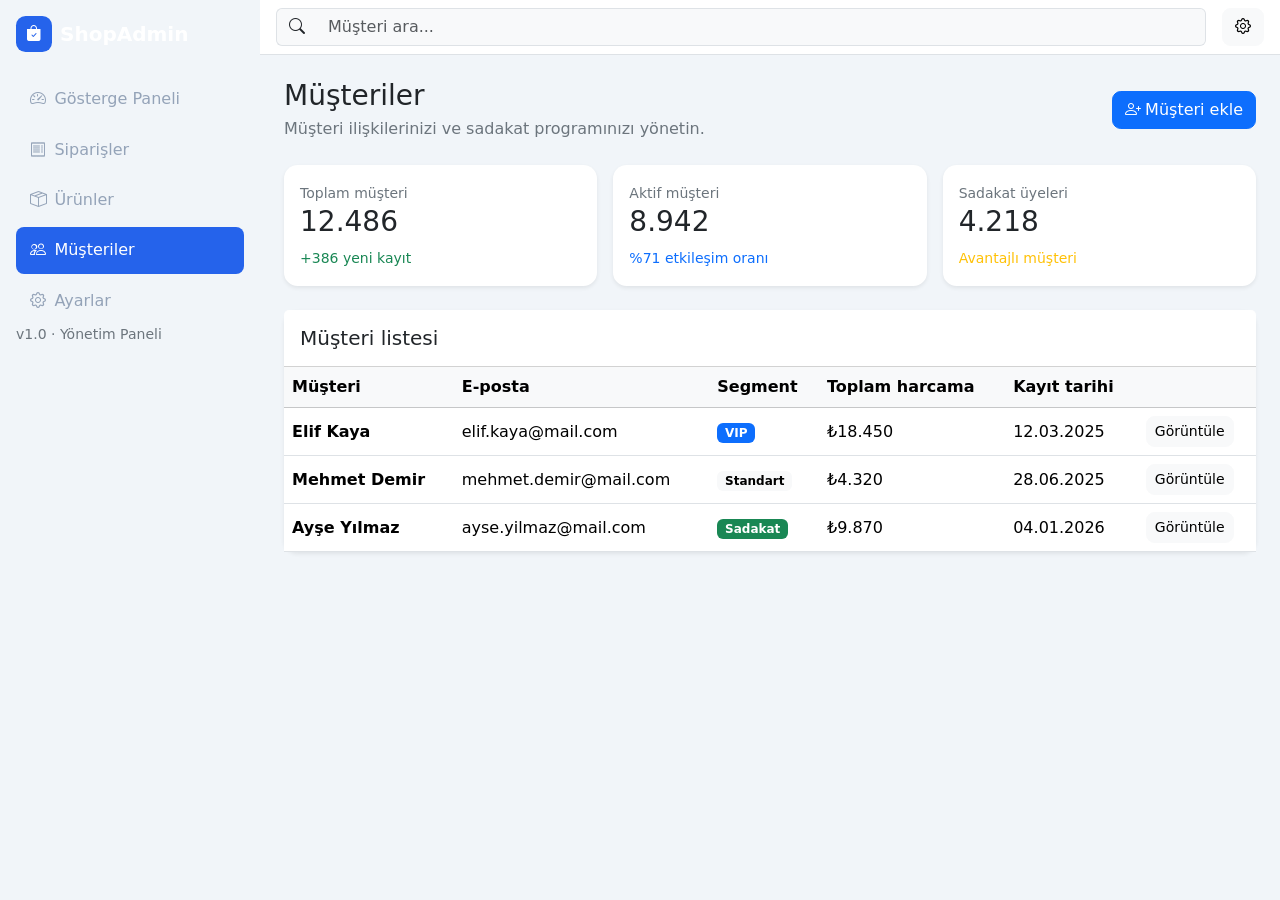
<file: customers.html>
<!DOCTYPE html>
<html lang="tr"><head><meta charset="UTF-8"><meta name="viewport" content="width=device-width, initial-scale=1"><title>Müşteriler | ShopAdmin</title><link href="https://cdn.jsdelivr.net/npm/bootstrap@5.3.3/dist/css/bootstrap.min.css" rel="stylesheet"><link href="https://cdn.jsdelivr.net/npm/bootstrap-icons@1.11.3/font/bootstrap-icons.min.css" rel="stylesheet"><link href="css/style.css" rel="stylesheet"></head>
<body><div class="d-flex"><aside class="offcanvas-lg offcanvas-start sidebar text-white" id="sidebarMenu"><div class="offcanvas-header d-lg-none"><h5>ShopAdmin</h5><button class="btn-close btn-close-white" data-bs-dismiss="offcanvas"></button></div><div class="offcanvas-body d-flex flex-column p-3"><a href="index.html" class="d-flex align-items-center gap-2 text-white text-decoration-none mb-4"><span class="brand-mark"><i class="bi bi-bag-check-fill"></i></span><span class="fs-5 fw-semibold">ShopAdmin</span></a><nav class="nav flex-column gap-1"><a class="nav-link" href="index.html"><i class="bi bi-speedometer2 me-2"></i>Gösterge Paneli</a><a class="nav-link" href="orders.html"><i class="bi bi-receipt me-2"></i>Siparişler</a><a class="nav-link" href="products.html"><i class="bi bi-box-seam me-2"></i>Ürünler</a><a class="nav-link active" href="customers.html"><i class="bi bi-people me-2"></i>Müşteriler</a><a class="nav-link" href="settings.html"><i class="bi bi-gear me-2"></i>Ayarlar</a></nav><div class="mt-auto small text-secondary">v1.0 · Yönetim Paneli</div></div></aside><div class="flex-grow-1 main-wrap"><nav class="navbar bg-white border-bottom sticky-top px-3 py-2"><button class="btn btn-outline-secondary d-lg-none me-2" data-bs-toggle="offcanvas" data-bs-target="#sidebarMenu"><i class="bi bi-list"></i></button><form class="d-flex flex-grow-1 me-3"><div class="input-group search-input"><span class="input-group-text bg-light border-end-0"><i class="bi bi-search"></i></span><input class="form-control bg-light border-start-0" placeholder="Müşteri ara..."></div></form><a href="settings.html" class="btn btn-light"><i class="bi bi-gear"></i></a></nav><main class="container-fluid p-3 p-lg-4"><div class="d-flex justify-content-between align-items-center flex-wrap gap-3 mb-4"><div><h1 class="h3 mb-1">Müşteriler</h1><p class="text-secondary mb-0">Müşteri ilişkilerinizi ve sadakat programınızı yönetin.</p></div><button class="btn btn-primary" data-bs-toggle="modal" data-bs-target="#customerModal"><i class="bi bi-person-plus me-1"></i>Müşteri ekle</button></div><div class="row g-3 mb-4"><div class="col-md-4"><div class="card border-0 shadow-sm"><div class="card-body"><small class="text-secondary">Toplam müşteri</small><h3>12.486</h3><span class="text-success small">+386 yeni kayıt</span></div></div></div><div class="col-md-4"><div class="card border-0 shadow-sm"><div class="card-body"><small class="text-secondary">Aktif müşteri</small><h3>8.942</h3><span class="text-primary small">%71 etkileşim oranı</span></div></div></div><div class="col-md-4"><div class="card border-0 shadow-sm"><div class="card-body"><small class="text-secondary">Sadakat üyeleri</small><h3>4.218</h3><span class="text-warning small">Avantajlı müşteri</span></div></div></div></div><div class="card border-0 shadow-sm"><div class="card-header bg-white py-3"><h2 class="h5 mb-0">Müşteri listesi</h2></div><div class="table-responsive"><table class="table table-hover align-middle mb-0"><thead class="table-light"><tr><th>Müşteri</th><th>E-posta</th><th>Segment</th><th>Toplam harcama</th><th>Kayıt tarihi</th><th></th></tr></thead><tbody><tr><td class="fw-semibold">Elif Kaya</td><td>elif.kaya@mail.com</td><td><span class="badge text-bg-primary">VIP</span></td><td>₺18.450</td><td>12.03.2025</td><td><button class="btn btn-sm btn-light" data-bs-toggle="modal" data-bs-target="#customerDetail">Görüntüle</button></td></tr><tr><td class="fw-semibold">Mehmet Demir</td><td>mehmet.demir@mail.com</td><td><span class="badge text-bg-light">Standart</span></td><td>₺4.320</td><td>28.06.2025</td><td><button class="btn btn-sm btn-light" data-bs-toggle="modal" data-bs-target="#customerDetail">Görüntüle</button></td></tr><tr><td class="fw-semibold">Ayşe Yılmaz</td><td>ayse.yilmaz@mail.com</td><td><span class="badge text-bg-success">Sadakat</span></td><td>₺9.870</td><td>04.01.2026</td><td><button class="btn btn-sm btn-light" data-bs-toggle="modal" data-bs-target="#customerDetail">Görüntüle</button></td></tr></tbody></table></div></div></main></div></div><div class="modal fade" id="customerModal" tabindex="-1"><div class="modal-dialog"><form class="modal-content" data-demo-form data-success="Müşteri başarıyla eklendi."><div class="modal-header"><h5 class="modal-title">Yeni müşteri</h5><button class="btn-close" data-bs-dismiss="modal"></button></div><div class="modal-body"><input class="form-control mb-3" placeholder="Ad soyad" required><input class="form-control" type="email" placeholder="E-posta" required></div><div class="modal-footer"><button class="btn btn-primary">Kaydet</button></div></form></div></div><div class="modal fade" id="customerDetail" tabindex="-1"><div class="modal-dialog"><div class="modal-content"><div class="modal-header"><h5 class="modal-title">Müşteri profili</h5><button class="btn-close" data-bs-dismiss="modal"></button></div><div class="modal-body"><h6>Elif Kaya</h6><p class="text-secondary mb-0">12 sipariş · VIP müşteri · Son giriş bugün</p></div><div class="modal-footer"><a href="orders.html" class="btn btn-primary">Siparişlerini gör</a></div></div></div></div><div class="toast-container position-fixed bottom-0 end-0 p-3"><div id="actionToast" class="toast"><div class="toast-body"></div></div></div><script src="https://cdn.jsdelivr.net/npm/bootstrap@5.3.3/dist/js/bootstrap.bundle.min.js"></script><script src="js/app.js"></script></body></html>
</file>
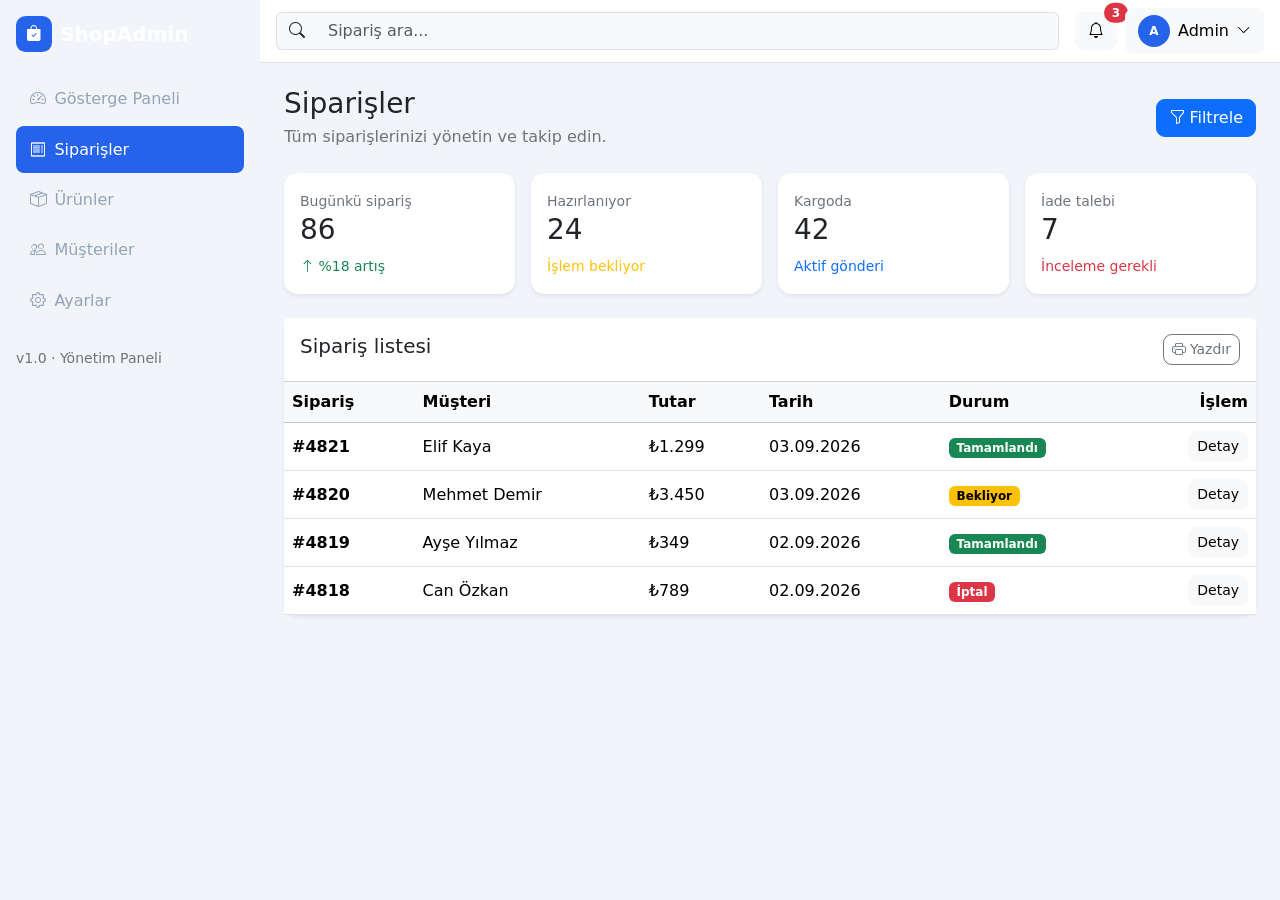
<file: orders.html>
<!DOCTYPE html>
<html lang="tr">
<head>
  <meta charset="UTF-8"><meta name="viewport" content="width=device-width, initial-scale=1">
  <title>Siparişler | ShopAdmin</title>
  <link href="https://cdn.jsdelivr.net/npm/bootstrap@5.3.3/dist/css/bootstrap.min.css" rel="stylesheet">
  <link href="https://cdn.jsdelivr.net/npm/bootstrap-icons@1.11.3/font/bootstrap-icons.min.css" rel="stylesheet">
  <link href="css/style.css" rel="stylesheet">
</head>
<body>
<div class="d-flex">
  <aside class="offcanvas-lg offcanvas-start sidebar text-white" tabindex="-1" id="sidebarMenu">
    <div class="offcanvas-header border-bottom border-secondary d-lg-none"><h5 class="mb-0">ShopAdmin</h5><button class="btn-close btn-close-white" data-bs-dismiss="offcanvas" aria-label="Kapat"></button></div>
    <div class="offcanvas-body d-flex flex-column p-3">
      <a href="index.html" class="d-flex align-items-center gap-2 text-white text-decoration-none mb-4"><span class="brand-mark"><i class="bi bi-bag-check-fill"></i></span><span class="fs-5 fw-semibold">ShopAdmin</span></a>
      <nav class="nav flex-column gap-1">
        <a class="nav-link" href="index.html"><i class="bi bi-speedometer2 me-2"></i>Gösterge Paneli</a>
        <a class="nav-link active" href="orders.html"><i class="bi bi-receipt me-2"></i>Siparişler</a>
        <a class="nav-link" href="products.html"><i class="bi bi-box-seam me-2"></i>Ürünler</a>
        <a class="nav-link" href="customers.html"><i class="bi bi-people me-2"></i>Müşteriler</a>
        <a class="nav-link" href="settings.html"><i class="bi bi-gear me-2"></i>Ayarlar</a>
      </nav><div class="mt-auto pt-4 small text-secondary">v1.0 · Yönetim Paneli</div>
    </div>
  </aside>
  <div class="flex-grow-1 main-wrap">
    <nav class="navbar bg-white border-bottom sticky-top px-3 py-2">
      <button class="btn btn-outline-secondary d-lg-none me-2" data-bs-toggle="offcanvas" data-bs-target="#sidebarMenu" aria-label="Menüyü aç"><i class="bi bi-list"></i></button>
      <form class="d-flex flex-grow-1 me-3" role="search"><div class="input-group search-input"><span class="input-group-text bg-light border-end-0"><i class="bi bi-search"></i></span><input class="form-control bg-light border-start-0" type="search" placeholder="Sipariş ara..." aria-label="Ara"></div></form>
      <div class="dropdown"><button class="btn btn-light position-relative" data-bs-toggle="dropdown" aria-label="Bildirimler"><i class="bi bi-bell"></i><span class="position-absolute top-0 start-100 translate-middle badge rounded-pill bg-danger">3</span></button><ul class="dropdown-menu dropdown-menu-end"><li><a class="dropdown-item" href="orders.html">Yeni sipariş #4821</a></li></ul></div>
      <div class="dropdown ms-2"><button class="btn btn-light d-flex align-items-center gap-2" data-bs-toggle="dropdown"><span class="avatar">A</span><span class="d-none d-sm-inline">Admin</span><i class="bi bi-chevron-down small"></i></button><ul class="dropdown-menu dropdown-menu-end"><li><a class="dropdown-item" href="settings.html#profile">Profil</a></li><li><a class="dropdown-item" href="settings.html">Ayarlar</a></li><li><button class="dropdown-item text-danger" data-action="logout">Çıkış</button></li></ul></div>
    </nav>
    <main class="container-fluid p-3 p-lg-4">
      <div class="d-flex justify-content-between align-items-center flex-wrap gap-3 mb-4"><div><h1 class="h3 mb-1">Siparişler</h1><p class="text-secondary mb-0">Tüm siparişlerinizi yönetin ve takip edin.</p></div><button class="btn btn-primary" data-bs-toggle="modal" data-bs-target="#filterModal"><i class="bi bi-funnel me-1"></i>Filtrele</button></div>
      <div class="row g-3 mb-4"><div class="col-sm-6 col-xl-3"><div class="card border-0 shadow-sm"><div class="card-body"><small class="text-secondary">Bugünkü sipariş</small><h3>86</h3><span class="text-success small"><i class="bi bi-arrow-up"></i> %18 artış</span></div></div></div><div class="col-sm-6 col-xl-3"><div class="card border-0 shadow-sm"><div class="card-body"><small class="text-secondary">Hazırlanıyor</small><h3>24</h3><span class="text-warning small">İşlem bekliyor</span></div></div></div><div class="col-sm-6 col-xl-3"><div class="card border-0 shadow-sm"><div class="card-body"><small class="text-secondary">Kargoda</small><h3>42</h3><span class="text-primary small">Aktif gönderi</span></div></div></div><div class="col-sm-6 col-xl-3"><div class="card border-0 shadow-sm"><div class="card-body"><small class="text-secondary">İade talebi</small><h3>7</h3><span class="text-danger small">İnceleme gerekli</span></div></div></div></div>
      <div class="card border-0 shadow-sm"><div class="card-header bg-white py-3"><div class="d-flex justify-content-between"><h2 class="h5 mb-0">Sipariş listesi</h2><button class="btn btn-sm btn-outline-secondary" onclick="window.print()"><i class="bi bi-printer me-1"></i>Yazdır</button></div></div><div class="table-responsive"><table class="table table-hover align-middle mb-0 orders-table"><thead class="table-light"><tr><th>Sipariş</th><th>Müşteri</th><th>Tutar</th><th>Tarih</th><th>Durum</th><th class="text-end">İşlem</th></tr></thead><tbody>
      <tr><td class="fw-semibold">#4821</td><td>Elif Kaya</td><td>₺1.299</td><td>03.09.2026</td><td><span class="badge text-bg-success">Tamamlandı</span></td><td class="text-end"><button class="btn btn-sm btn-light" data-bs-toggle="modal" data-bs-target="#detailModal">Detay</button></td></tr><tr><td class="fw-semibold">#4820</td><td>Mehmet Demir</td><td>₺3.450</td><td>03.09.2026</td><td><span class="badge text-bg-warning">Bekliyor</span></td><td class="text-end"><button class="btn btn-sm btn-light" data-bs-toggle="modal" data-bs-target="#detailModal">Detay</button></td></tr><tr><td class="fw-semibold">#4819</td><td>Ayşe Yılmaz</td><td>₺349</td><td>02.09.2026</td><td><span class="badge text-bg-success">Tamamlandı</span></td><td class="text-end"><button class="btn btn-sm btn-light" data-bs-toggle="modal" data-bs-target="#detailModal">Detay</button></td></tr><tr><td class="fw-semibold">#4818</td><td>Can Özkan</td><td>₺789</td><td>02.09.2026</td><td><span class="badge text-bg-danger">İptal</span></td><td class="text-end"><button class="btn btn-sm btn-light" data-bs-toggle="modal" data-bs-target="#detailModal">Detay</button></td></tr>
      </tbody></table></div></div>
    </main>
  </div>
</div>
<div class="modal fade" id="filterModal" tabindex="-1"><div class="modal-dialog"><form class="modal-content" data-demo-form data-success="Sipariş filtresi uygulandı."><div class="modal-header"><h5 class="modal-title">Siparişleri filtrele</h5><button class="btn-close" data-bs-dismiss="modal" aria-label="Kapat"></button></div><div class="modal-body"><label class="form-label">Durum</label><select class="form-select"><option>Tümü</option><option>Tamamlandı</option><option>Bekliyor</option><option>İptal</option></select></div><div class="modal-footer"><button class="btn btn-primary">Uygula</button></div></form></div></div>
<div class="modal fade" id="detailModal" tabindex="-1"><div class="modal-dialog"><div class="modal-content"><div class="modal-header"><h5 class="modal-title">Sipariş detayı #4821</h5><button class="btn-close" data-bs-dismiss="modal" aria-label="Kapat"></button></div><div class="modal-body"><p class="mb-2"><strong>Müşteri:</strong> Elif Kaya</p><p class="mb-2"><strong>Ürün:</strong> Kablosuz Kulaklık</p><p class="mb-0"><strong>Adres:</strong> Kadıköy, İstanbul</p></div><div class="modal-footer"><button class="btn btn-primary" data-bs-dismiss="modal">Kapat</button></div></div></div></div>
<div class="toast-container position-fixed bottom-0 end-0 p-3"><div id="actionToast" class="toast"><div class="toast-body">İşlem tamamlandı.</div></div></div>
<script src="https://cdn.jsdelivr.net/npm/bootstrap@5.3.3/dist/js/bootstrap.bundle.min.js"></script><script src="js/app.js"></script>
</body></html>
</file>
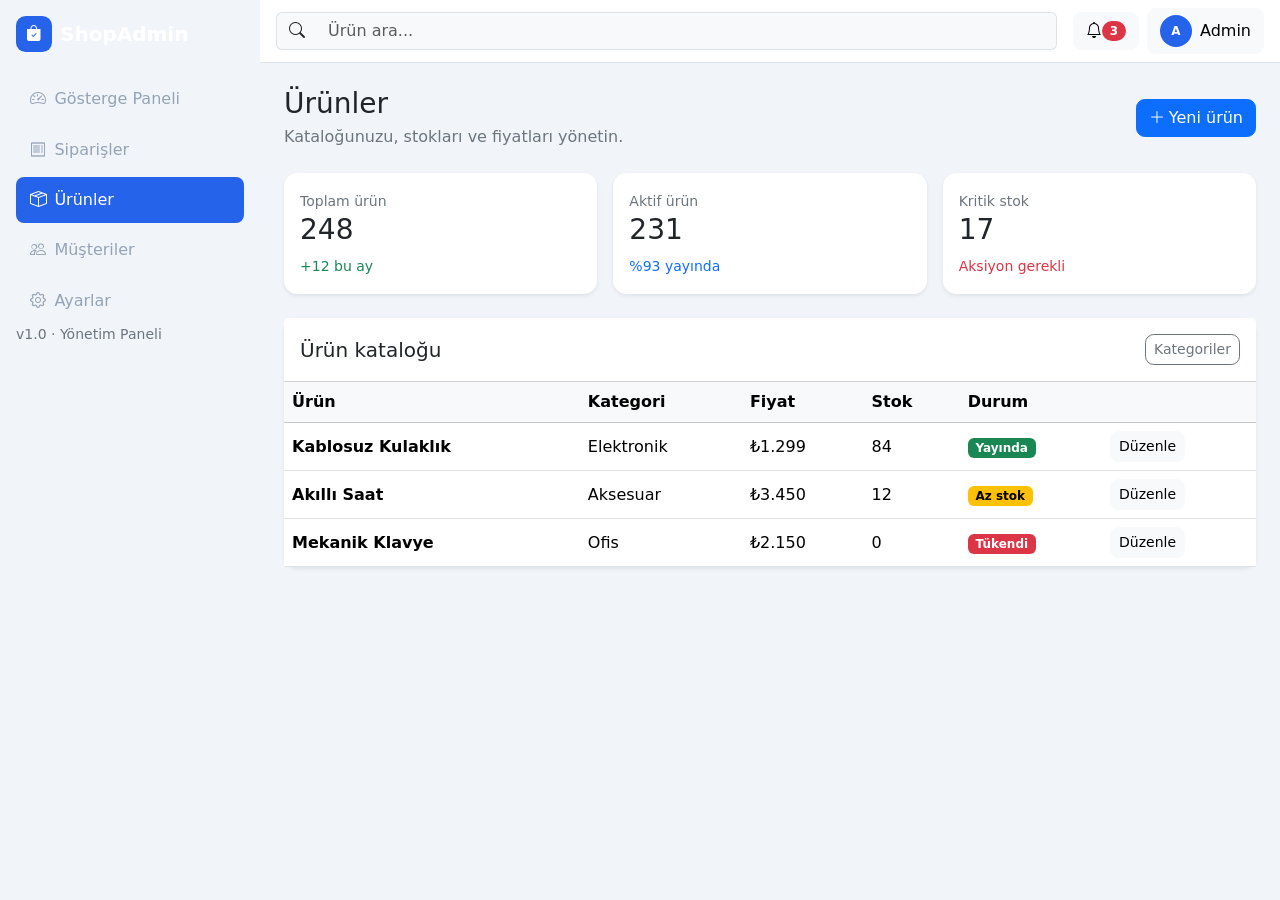
<file: products.html>
<!DOCTYPE html>
<html lang="tr"><head><meta charset="UTF-8"><meta name="viewport" content="width=device-width, initial-scale=1"><title>Ürünler | ShopAdmin</title><link href="https://cdn.jsdelivr.net/npm/bootstrap@5.3.3/dist/css/bootstrap.min.css" rel="stylesheet"><link href="https://cdn.jsdelivr.net/npm/bootstrap-icons@1.11.3/font/bootstrap-icons.min.css" rel="stylesheet"><link href="css/style.css" rel="stylesheet"></head>
<body><div class="d-flex"><aside class="offcanvas-lg offcanvas-start sidebar text-white" id="sidebarMenu"><div class="offcanvas-header d-lg-none"><h5>ShopAdmin</h5><button class="btn-close btn-close-white" data-bs-dismiss="offcanvas"></button></div><div class="offcanvas-body d-flex flex-column p-3"><a href="index.html" class="d-flex align-items-center gap-2 text-white text-decoration-none mb-4"><span class="brand-mark"><i class="bi bi-bag-check-fill"></i></span><span class="fs-5 fw-semibold">ShopAdmin</span></a><nav class="nav flex-column gap-1"><a class="nav-link" href="index.html"><i class="bi bi-speedometer2 me-2"></i>Gösterge Paneli</a><a class="nav-link" href="orders.html"><i class="bi bi-receipt me-2"></i>Siparişler</a><a class="nav-link active" href="products.html"><i class="bi bi-box-seam me-2"></i>Ürünler</a><a class="nav-link" href="customers.html"><i class="bi bi-people me-2"></i>Müşteriler</a><a class="nav-link" href="settings.html"><i class="bi bi-gear me-2"></i>Ayarlar</a></nav><div class="mt-auto small text-secondary">v1.0 · Yönetim Paneli</div></div></aside><div class="flex-grow-1 main-wrap"><nav class="navbar bg-white border-bottom sticky-top px-3 py-2"><button class="btn btn-outline-secondary d-lg-none me-2" data-bs-toggle="offcanvas" data-bs-target="#sidebarMenu"><i class="bi bi-list"></i></button><form class="d-flex flex-grow-1 me-3"><div class="input-group search-input"><span class="input-group-text bg-light border-end-0"><i class="bi bi-search"></i></span><input class="form-control bg-light border-start-0" placeholder="Ürün ara..."></div></form><div class="dropdown"><button class="btn btn-light" data-bs-toggle="dropdown"><i class="bi bi-bell"></i><span class="badge bg-danger rounded-pill">3</span></button><ul class="dropdown-menu dropdown-menu-end"><li><a class="dropdown-item" href="orders.html">Yeni sipariş bildirimi</a></li></ul></div><div class="dropdown ms-2"><button class="btn btn-light d-flex gap-2 align-items-center" data-bs-toggle="dropdown"><span class="avatar">A</span><span class="d-none d-sm-inline">Admin</span></button><ul class="dropdown-menu dropdown-menu-end"><li><a class="dropdown-item" href="settings.html#profile">Profil</a></li><li><a class="dropdown-item" href="settings.html">Ayarlar</a></li><li><button class="dropdown-item text-danger" data-action="logout">Çıkış</button></li></ul></div></nav>
<main class="container-fluid p-3 p-lg-4"><div class="d-flex justify-content-between align-items-center flex-wrap gap-3 mb-4"><div><h1 class="h3 mb-1">Ürünler</h1><p class="text-secondary mb-0">Kataloğunuzu, stokları ve fiyatları yönetin.</p></div><button class="btn btn-primary" data-bs-toggle="modal" data-bs-target="#productModal"><i class="bi bi-plus-lg me-1"></i>Yeni ürün</button></div><div class="row g-3 mb-4"><div class="col-md-4"><div class="card border-0 shadow-sm"><div class="card-body"><small class="text-secondary">Toplam ürün</small><h3>248</h3><span class="text-success small">+12 bu ay</span></div></div></div><div class="col-md-4"><div class="card border-0 shadow-sm"><div class="card-body"><small class="text-secondary">Aktif ürün</small><h3>231</h3><span class="text-primary small">%93 yayında</span></div></div></div><div class="col-md-4"><div class="card border-0 shadow-sm"><div class="card-body"><small class="text-secondary">Kritik stok</small><h3>17</h3><span class="text-danger small">Aksiyon gerekli</span></div></div></div></div><div class="card border-0 shadow-sm"><div class="card-header bg-white py-3"><div class="d-flex justify-content-between align-items-center"><h2 class="h5 mb-0">Ürün kataloğu</h2><button class="btn btn-sm btn-outline-secondary" data-bs-toggle="modal" data-bs-target="#categoryModal">Kategoriler</button></div></div><div class="table-responsive"><table class="table table-hover align-middle mb-0"><thead class="table-light"><tr><th>Ürün</th><th>Kategori</th><th>Fiyat</th><th>Stok</th><th>Durum</th><th></th></tr></thead><tbody><tr><td class="fw-semibold">Kablosuz Kulaklık</td><td>Elektronik</td><td>₺1.299</td><td>84</td><td><span class="badge text-bg-success">Yayında</span></td><td><button class="btn btn-sm btn-light" data-bs-toggle="modal" data-bs-target="#productModal">Düzenle</button></td></tr><tr><td class="fw-semibold">Akıllı Saat</td><td>Aksesuar</td><td>₺3.450</td><td>12</td><td><span class="badge text-bg-warning">Az stok</span></td><td><button class="btn btn-sm btn-light" data-bs-toggle="modal" data-bs-target="#productModal">Düzenle</button></td></tr><tr><td class="fw-semibold">Mekanik Klavye</td><td>Ofis</td><td>₺2.150</td><td>0</td><td><span class="badge text-bg-danger">Tükendi</span></td><td><button class="btn btn-sm btn-light" data-bs-toggle="modal" data-bs-target="#productModal">Düzenle</button></td></tr></tbody></table></div></div></main></div></div>
<div class="modal fade" id="productModal" tabindex="-1"><div class="modal-dialog"><form class="modal-content" data-demo-form data-success="Ürün bilgileri kaydedildi."><div class="modal-header"><h5 class="modal-title">Ürün bilgisi</h5><button class="btn-close" data-bs-dismiss="modal"></button></div><div class="modal-body"><label class="form-label">Ürün adı</label><input class="form-control mb-3" required><label class="form-label">Fiyat</label><input class="form-control mb-3" type="number" required><label class="form-label">Kategori</label><select class="form-select" required><option>Elektronik</option><option>Aksesuar</option><option>Ofis</option></select></div><div class="modal-footer"><button class="btn btn-primary">Kaydet</button></div></form></div></div><div class="modal fade" id="categoryModal" tabindex="-1"><div class="modal-dialog"><form class="modal-content" data-demo-form data-success="Kategori listesi güncellendi."><div class="modal-header"><h5 class="modal-title">Kategoriler</h5><button class="btn-close" data-bs-dismiss="modal"></button></div><div class="modal-body"><p>Elektronik · Aksesuar · Ofis · Giyim</p><input class="form-control" placeholder="Yeni kategori adı" required></div><div class="modal-footer"><button class="btn btn-primary">Kategori ekle</button></div></form></div></div><div class="toast-container position-fixed bottom-0 end-0 p-3"><div id="actionToast" class="toast"><div class="toast-body"></div></div></div><script src="https://cdn.jsdelivr.net/npm/bootstrap@5.3.3/dist/js/bootstrap.bundle.min.js"></script><script src="js/app.js"></script></body></html>
</file>
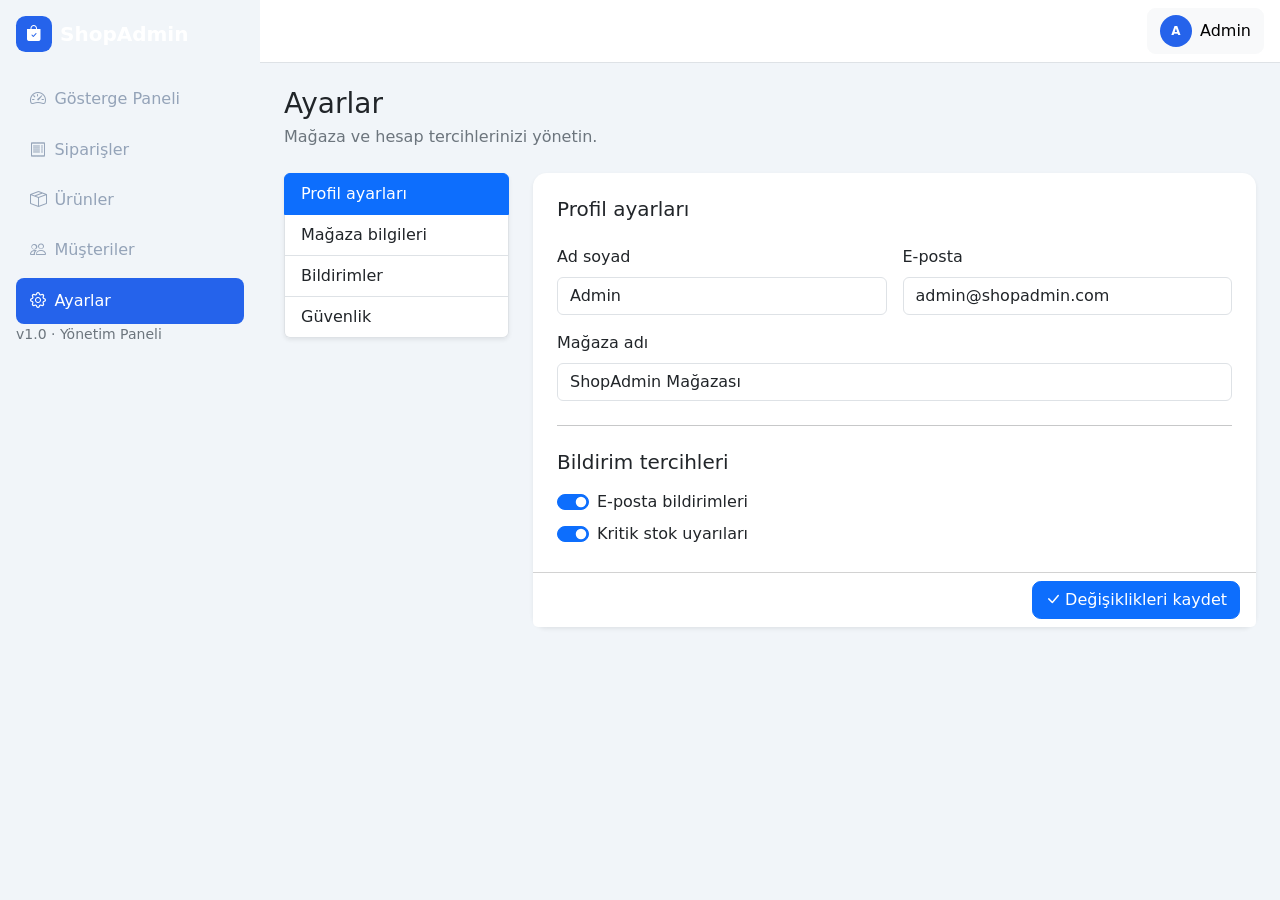
<file: settings.html>
<!DOCTYPE html>
<html lang="tr"><head><meta charset="UTF-8"><meta name="viewport" content="width=device-width, initial-scale=1"><title>Ayarlar | ShopAdmin</title><link href="https://cdn.jsdelivr.net/npm/bootstrap@5.3.3/dist/css/bootstrap.min.css" rel="stylesheet"><link href="https://cdn.jsdelivr.net/npm/bootstrap-icons@1.11.3/font/bootstrap-icons.min.css" rel="stylesheet"><link href="css/style.css" rel="stylesheet"></head>
<body><div class="d-flex"><aside class="offcanvas-lg offcanvas-start sidebar text-white" id="sidebarMenu"><div class="offcanvas-header d-lg-none"><h5>ShopAdmin</h5><button class="btn-close btn-close-white" data-bs-dismiss="offcanvas"></button></div><div class="offcanvas-body d-flex flex-column p-3"><a href="index.html" class="d-flex align-items-center gap-2 text-white text-decoration-none mb-4"><span class="brand-mark"><i class="bi bi-bag-check-fill"></i></span><span class="fs-5 fw-semibold">ShopAdmin</span></a><nav class="nav flex-column gap-1"><a class="nav-link" href="index.html"><i class="bi bi-speedometer2 me-2"></i>Gösterge Paneli</a><a class="nav-link" href="orders.html"><i class="bi bi-receipt me-2"></i>Siparişler</a><a class="nav-link" href="products.html"><i class="bi bi-box-seam me-2"></i>Ürünler</a><a class="nav-link" href="customers.html"><i class="bi bi-people me-2"></i>Müşteriler</a><a class="nav-link active" href="settings.html"><i class="bi bi-gear me-2"></i>Ayarlar</a></nav><div class="mt-auto small text-secondary">v1.0 · Yönetim Paneli</div></div></aside><div class="flex-grow-1 main-wrap"><nav class="navbar bg-white border-bottom sticky-top px-3 py-2"><button class="btn btn-outline-secondary d-lg-none me-2" data-bs-toggle="offcanvas" data-bs-target="#sidebarMenu"><i class="bi bi-list"></i></button><div class="ms-auto dropdown"><button class="btn btn-light d-flex gap-2 align-items-center" data-bs-toggle="dropdown"><span class="avatar">A</span><span class="d-none d-sm-inline">Admin</span></button><ul class="dropdown-menu dropdown-menu-end"><li><a class="dropdown-item" href="#profile">Profil</a></li><li><button class="dropdown-item text-danger" data-action="logout">Çıkış</button></li></ul></div></nav><main class="container-fluid p-3 p-lg-4"><div class="mb-4"><h1 class="h3 mb-1">Ayarlar</h1><p class="text-secondary mb-0">Mağaza ve hesap tercihlerinizi yönetin.</p></div><div class="row g-4"><div class="col-lg-3"><div class="list-group shadow-sm"><a class="list-group-item list-group-item-action active" href="#profile">Profil ayarları</a><a class="list-group-item list-group-item-action" href="#store">Mağaza bilgileri</a><a class="list-group-item list-group-item-action" href="#notifications">Bildirimler</a><a class="list-group-item list-group-item-action" href="#security">Güvenlik</a></div></div><div class="col-lg-9"><form class="card border-0 shadow-sm" data-demo-form data-success="Ayarlarınız kaydedildi."><div class="card-body p-4" id="profile"><h2 class="h5 mb-4">Profil ayarları</h2><div class="row g-3"><div class="col-md-6"><label class="form-label">Ad soyad</label><input class="form-control" value="Admin" required></div><div class="col-md-6"><label class="form-label">E-posta</label><input class="form-control" type="email" value="admin@shopadmin.com" required></div><div class="col-12"><label class="form-label">Mağaza adı</label><input class="form-control" value="ShopAdmin Mağazası" required></div></div><hr class="my-4"><h2 class="h5 mb-3" id="notifications">Bildirim tercihleri</h2><div class="form-check form-switch mb-2"><input class="form-check-input" type="checkbox" checked id="emailNotice"><label class="form-check-label" for="emailNotice">E-posta bildirimleri</label></div><div class="form-check form-switch"><input class="form-check-input" type="checkbox" checked id="stockNotice"><label class="form-check-label" for="stockNotice">Kritik stok uyarıları</label></div></div><div class="card-footer bg-white text-end"><button class="btn btn-primary"><i class="bi bi-check-lg me-1"></i>Değişiklikleri kaydet</button></div></form></div></div></main></div></div><div class="toast-container position-fixed bottom-0 end-0 p-3"><div id="actionToast" class="toast"><div class="toast-body"></div></div></div><script src="https://cdn.jsdelivr.net/npm/bootstrap@5.3.3/dist/js/bootstrap.bundle.min.js"></script><script src="js/app.js"></script></body></html>
</file>
<file: css/style.css>
:root {
  --sidebar-width: 260px;
  --sidebar-bg: #0f172a;
  --sidebar-hover: #1e293b;
  --content-bg: #f1f5f9;
}

html,
body {
  height: 100%;
}

body {
  background-color: var(--content-bg);
}

.sidebar {
  width: var(--sidebar-width);
  min-height: 100vh;
  background-color: var(--sidebar-bg);
}

.sidebar .nav-link {
  color: #94a3b8;
  border-radius: 0.5rem;
  padding: 0.7rem 0.9rem;
}

.sidebar .nav-link:hover,
.sidebar .nav-link.active {
  color: #fff;
  background-color: var(--sidebar-hover);
}

.sidebar .nav-link.active {
  background-color: #2563eb;
}

.brand-mark {
  width: 36px;
  height: 36px;
  display: inline-flex;
  align-items: center;
  justify-content: center;
  border-radius: 0.6rem;
  background: #2563eb;
  color: #fff;
}

.avatar {
  width: 32px;
  height: 32px;
  display: inline-flex;
  align-items: center;
  justify-content: center;
  border-radius: 50%;
  background: #2563eb;
  color: #fff;
  font-size: 0.75rem;
  font-weight: 700;
}

.card {
  border-radius: 0.85rem;
}

.btn {
  border-radius: 0.55rem;
}

.main-wrap {
  min-height: 100vh;
  background-color: var(--content-bg);
}

.stat-icon {
  width: 48px;
  height: 48px;
  display: inline-flex;
  align-items: center;
  justify-content: center;
  border-radius: 0.75rem;
  font-size: 1.25rem;
}

.orders-table tbody tr {
  transition: background-color 0.15s ease;
}

.orders-table tbody tr:hover {
  background-color: #eef2ff;
}

.search-input {
  min-width: 220px;
}

@media (min-width: 992px) {
  .offcanvas-lg.sidebar {
    position: sticky;
    top: 0;
    visibility: visible !important;
    transform: none !important;
    width: var(--sidebar-width);
    background-color: var(--sidebar-bg);
    border-right: 0;
  }

  .offcanvas-lg .offcanvas-body {
    overflow-y: auto;
  }
}

@media (max-width: 991.98px) {
  .offcanvas-lg {
    background-color: var(--sidebar-bg);
  }
}

@media (max-width: 575.98px) {
  .search-input {
    min-width: 0;
  }

  .navbar {
    padding-inline: 0.75rem !important;
  }
}
</file>
